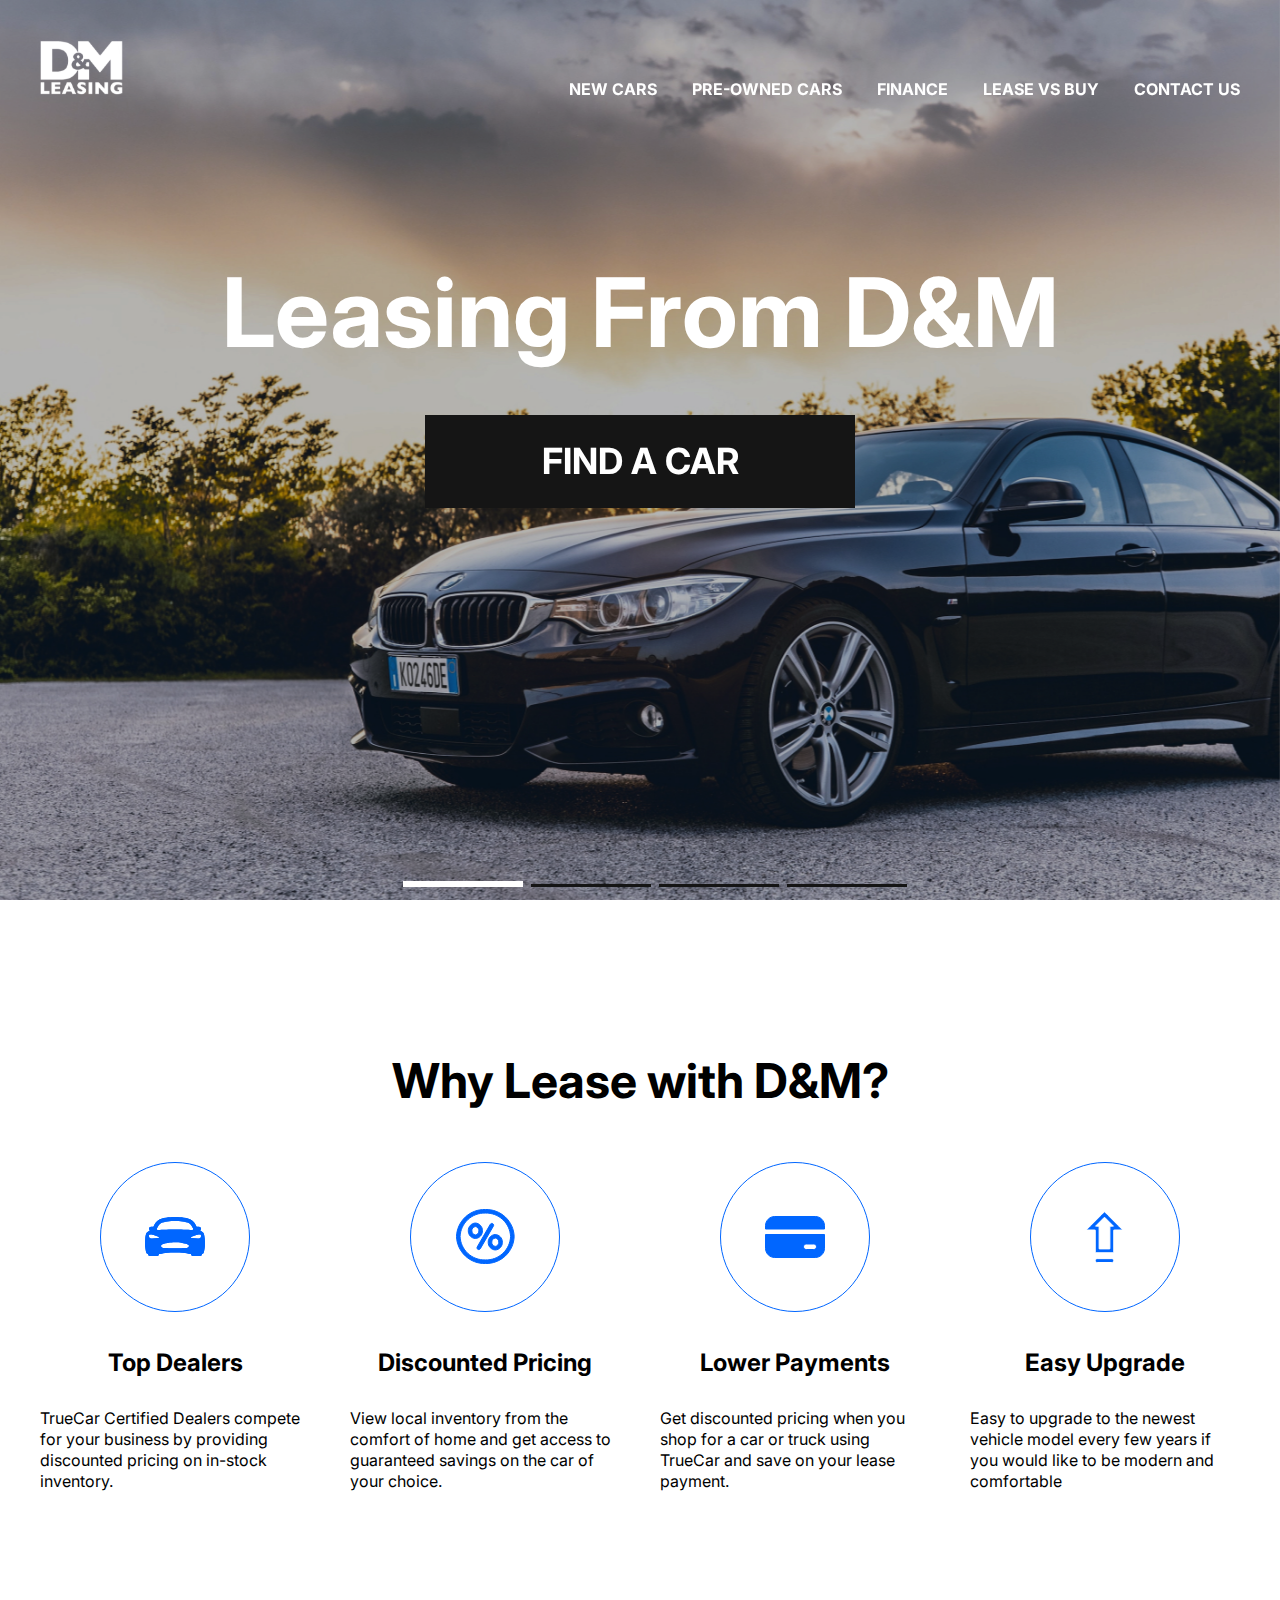
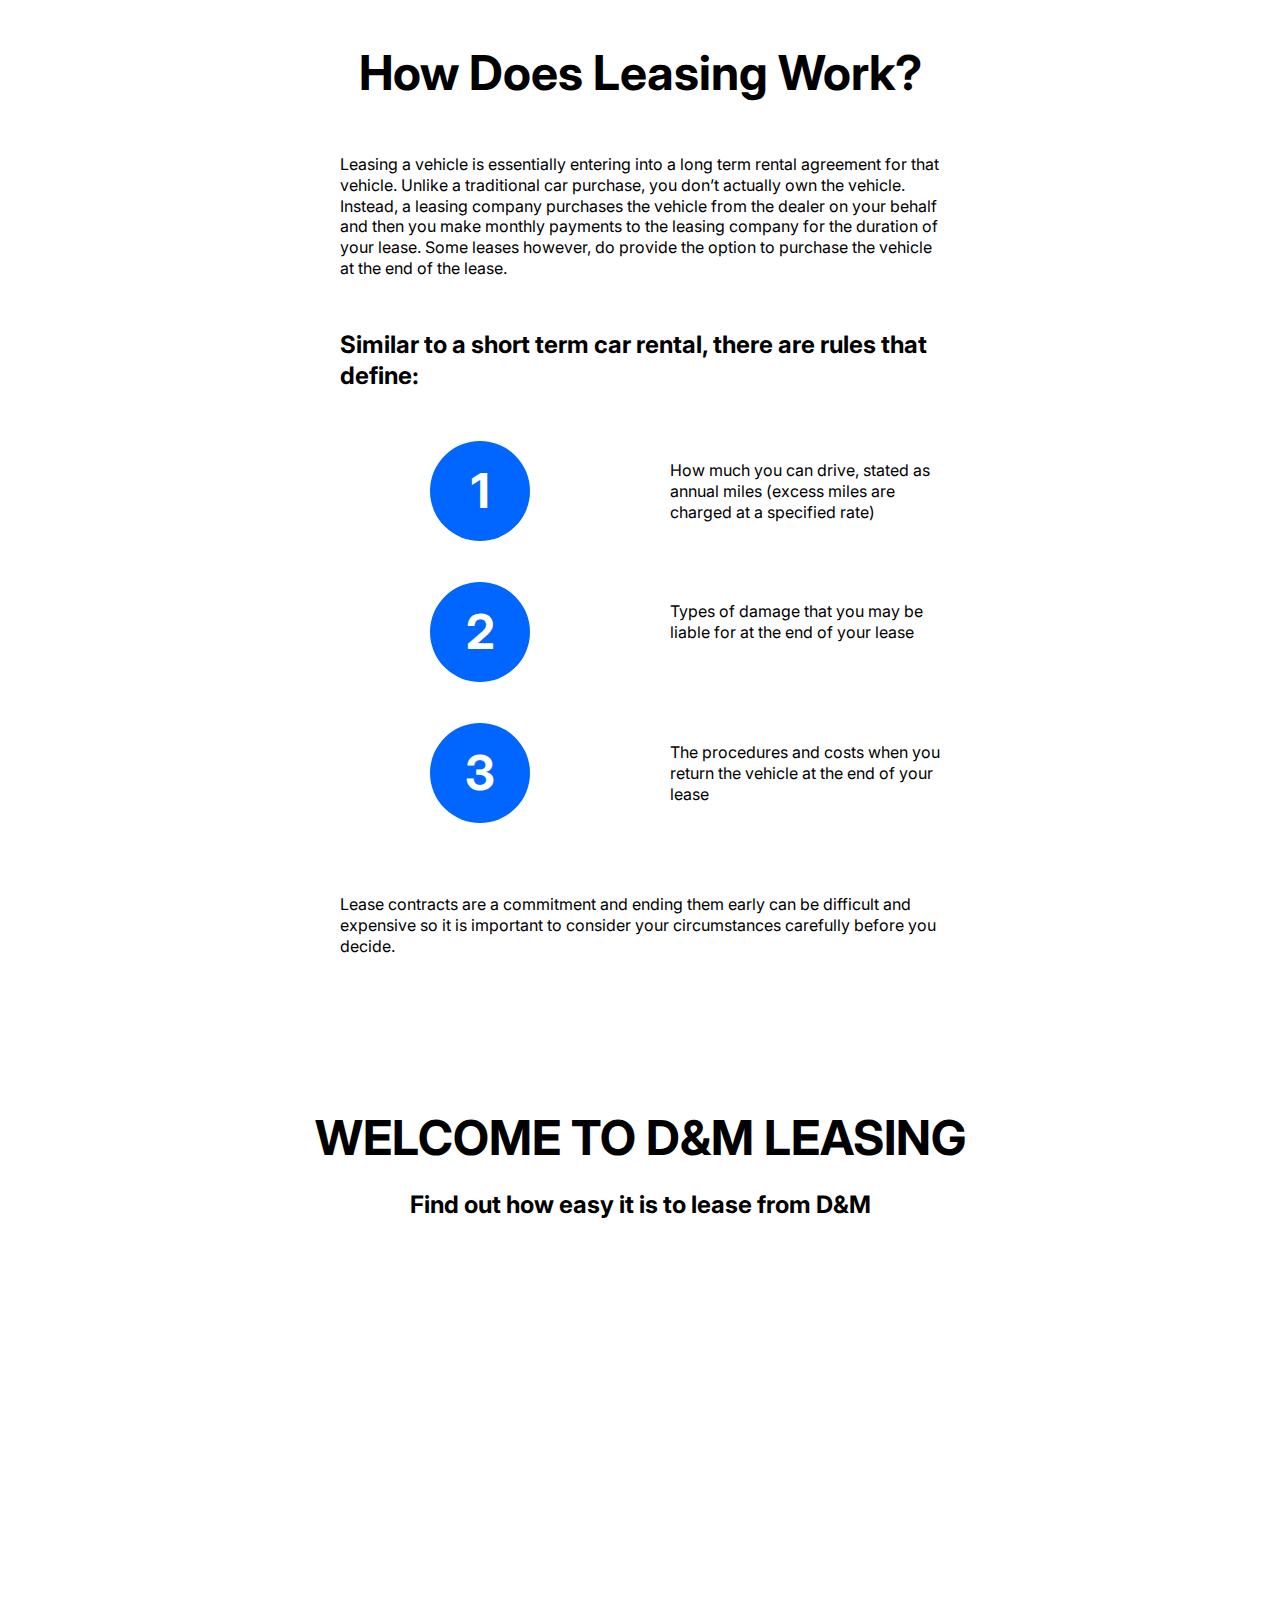
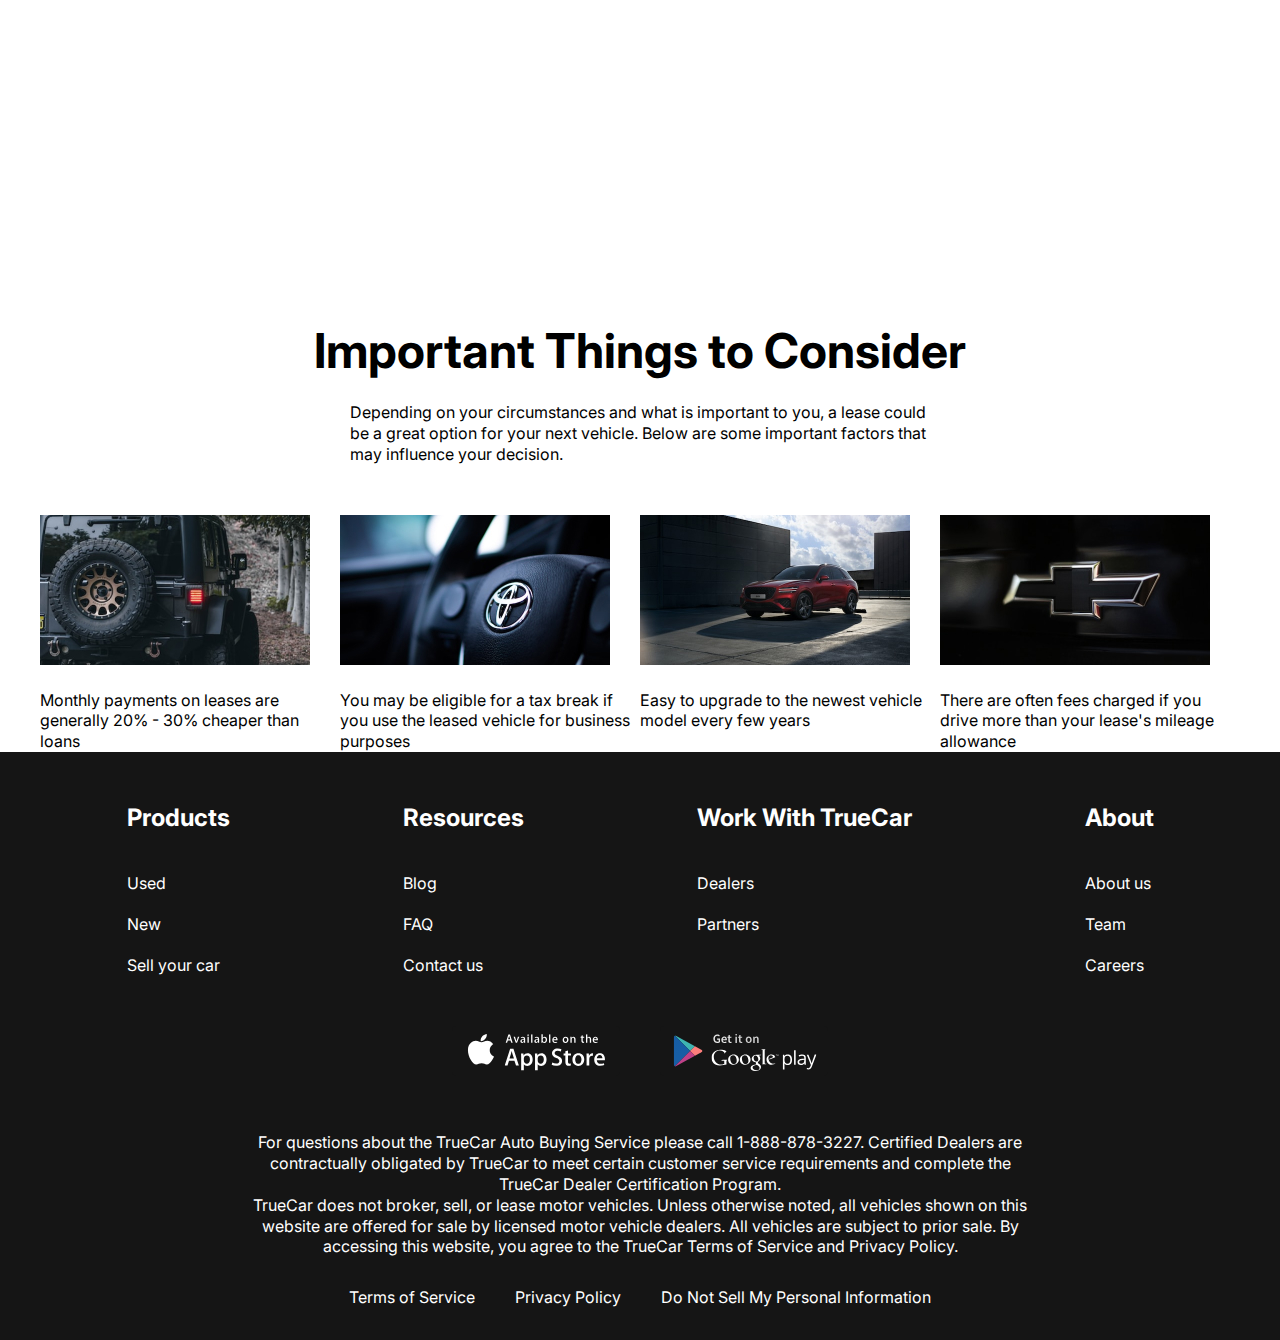
<file: index.html>
<!DOCTYPE html>
<html lang="en">
<head>
    <meta charset="UTF-8">
    <title>Title</title>
    <link rel="preconnect" href="https://fonts.googleapis.com">
    <link rel="preconnect" href="https://fonts.gstatic.com" crossorigin>
    <link href="https://fonts.googleapis.com/css2?family=Inter:wght@400;700&display=swap" rel="stylesheet">
    <link rel="stylesheet" href=" https://cdn.jsdelivr.net/npm/swiper@9/swiper-bundle.min.css" />
    <link rel="stylesheet" href="css/style.css">
</head>
<body>

<div class="wrapper">
    <header class="header header-main">
        <div class="container">
            <div class="header__inner">
                <a class="logo" href="index.html">
                    <img class="logo__img" src="images/logo.svg" alt="">
                </a>
                <nav class="menu">
                    <ul class="menu__list">
                        <li class="menu__list-item">
                            <a class="menu__list-link" href="new-cars.html">NEW CARS</a>
                        </li>
                        <li class="menu__list-item">
                            <a class="menu__list-link" href="#">PRE-OWNED CARS</a>
                        </li>
                        <li class="menu__list-item">
                            <a class="menu__list-link" href="#">FINANCE</a>
                        </li>
                        <li class="menu__list-item">
                            <a class="menu__list-link" href="#">LEASE VS BUY</a>
                        </li>
                        <li class="menu__list-item">
                            <a class="menu__list-link" href="contacts.html">CONTACT US</a>
                        </li>
                    </ul>
                </nav>
            </div>
        </div>
    </header>
    <main class="main">
     <section class="top">
         <div class="container">
             <h1 class="title">
                 Leasing From D&M
             </h1>
             <a href="new-cars.html" class="top__link">
                 FIND A CAR
             </a>
         </div>
     </section>
<div class="slider">
<div class="swiper">
    <div class="swiper-wrapper">
        <div class="swiper-slide" style="background-image: url(images/slide-1.jpg);"></div>
        <div class="swiper-slide" style="background-image: url(images/slide-2.jpg);"></div>
        <div class="swiper-slide" style="background-image: url(images/slide-1.jpg);"></div>
        <div class="swiper-slide" style="background-image: url(images/slide-2.jpg);"></div>
    </div>
    <div class="swiper-pagination"></div>
</div>
</div>
        <section class="why-liase">
            <div class="container">
                <h2 class="section-title">
                    Why Lease with D&M?
                </h2>
                <ul class="why-liase__list">
                    <li class="why-liase__item">
                        <img class="why-liase__item-img" src="images/why-liase-1.svg" alt="">
                        <h3 class="why-liase__item-title">
                            Top Dealers
                        </h3>
                        <p class="why-liase__item-text">
                            TrueCar Certified Dealers compete for your business by providing discounted pricing on in-stock inventory.
                        </p>
                    </li>
                    <li class="why-liase__item">
                        <img class="why-liase__item-img" src="images/why-liase-2.svg" alt="">
                        <h3 class="why-liase__item-title">
                            Discounted Pricing
                        </h3>
                        <p class="why-liase__item-text">
                            View local inventory from the comfort of home and get access to guaranteed savings on the car of your choice.
                        </p>
                    </li>
                    <li class="why-liase__item">
                        <img class="why-liase__item-img" src="images/why-liase-3.svg" alt="">
                        <h3 class="why-liase__item-title">
                            Lower Payments
                        </h3>
                        <p class="why-liase__item-text">
                            Get discounted pricing when you shop for a car or truck using TrueCar and save on your lease payment.
                        </p>
                    </li>
                    <li class="why-liase__item">
                        <img class="why-liase__item-img" src="images/why-liase-4.svg" alt="">
                        <h3 class="why-liase__item-title">
                            Easy Upgrade
                        </h3>
                        <p class="why-liase__item-text">
                            Easy to upgrade to the newest vehicle model every few years if you would like to be modern and comfortable
                        </p>
                    </li>
                </ul>

            </div>
        </section>
        <section class="how-does">
            <div class="container">
                <div class="how-does__inner">
                    <h2 class="section-title">
                        How Does Leasing Work?
                    </h2>
                    <p class="how-does__text">
                        Leasing a vehicle is essentially entering into a long term rental agreement for that vehicle. Unlike a traditional car purchase, you don’t actually own the vehicle. Instead, a leasing company purchases the vehicle from the dealer on your behalf and then you make monthly payments to the leasing company for the duration of your lease. Some leases however, do provide the option to purchase the vehicle at the end of the lease.
                    </p>
                    <h4 class="how__does-title">
                        Similar to a short term car rental, there are rules that define:
                    </h4>
                    <ol class="how__does-list">
                        <li class="how__does-item">
                            How much you can drive, stated as annual miles (excess miles are charged at a specified rate)
                        </li>
                        <li class="how__does-item">
                            Types of damage that you may be liable for at the end of your lease
                        </li>
                        <li class="how__does-item">
                            The procedures and costs when you return the vehicle at the end of your lease
                        </li>
                    </ol>
                    <p class="how-does__text">
                        Lease contracts are a commitment and ending them early can be difficult and expensive so it is important to consider your circumstances carefully before you decide.
                    </p>
                </div>
            </div>
        </section>
        <section class="video">
            <div class="container">
                <h2 class="section-title video__title">
                    WELCOME TO D&M LEASING
                </h2>
                    <p class="video__text">
                        Find out how easy it is to lease from D&M
                    </p>
                <iframe class="video__content" width="1000" height="500" src="https://www.youtube-nocookie.com/embed/lq149gCzkvE" title="YouTube video player" frameborder="0" allow="accelerometer; autoplay; clipboard-write; encrypted-media; gyroscope; picture-in-picture; web-share" allowfullscreen></iframe>
            </div>
        </section>
        <section class="important">
            <div class="container">
                <h2 class="section-title important__title">
                    Important Things to Consider
                </h2>
                <p class="important__text">
                    Depending on your circumstances and what is important to you, a lease could be a great option for your next vehicle. Below are some important factors that may influence your decision.
                </p>
                <ul class="important__list">
                    <li class="important__item">
                        <img class="important__item-img" src="images/imp-1.jpg" alt="">
                        <p class="important__item-text">
                            Monthly payments on leases are generally 20% - 30% cheaper than loans
                        </p>
                    </li>
                    <li class="important__item">
                        <img class="important__item-img" src="images/imp-2.jpg" alt="">
                        <p class="important__item-text">
                            You may be eligible for a tax break if you use the leased vehicle for business purposes
                        </p>
                    </li>
                    <li class="important__item">
                        <img class="important__item-img" src="images/imp-3.jpg" alt="">
                        <p class="important__item-text">
                            Easy to upgrade to the newest vehicle model every few years
                        </p>
                    </li>
                    <li class="important__item">
                        <img class="important__item-img" src="images/imp-4.jpg" alt="">
                        <p class="important__item-text">
                            There are often fees charged if you drive more than your lease's mileage allowance
                        </p>
                    </li>
                </ul>
            </div>
        </section>
    </main>
    <footer class="footer">
        <div class="container">
            <nav class="footer__menu">
                <ul class="footer__menu_list">
                    <li class="footer__menu-item">
                        <p class="footer__menu-title">Products</p>
                    </li>
                    <li class="footer__menu-item">
                        <a href="#" class="footer__menu-link">Used</a>
                    </li>
                    <li class="footer__menu-item">
                        <a href="#" class="footer__menu-link">New</a>
                    </li>
                    <li class="footer__menu-item">
                        <a href="#" class="footer__menu-link">Sell your car</a>
                    </li>
                </ul>
                <ul class="footer__menu_list">
                    <li class="footer__menu-item">
                        <p class="footer__menu-title">Resources</p>
                    </li>
                    <li class="footer__menu-item">
                        <a href="#" class="footer__menu-link">Blog</a>
                    </li>
                    <li class="footer__menu-item">
                        <a href="#" class="footer__menu-link">FAQ</a>
                    </li>
                    <li class="footer__menu-item">
                        <a href="#" class="footer__menu-link">Contact us</a>
                    </li>
                </ul>
                <ul class="footer__menu_list">
                    <li class="footer__menu-item">
                        <p class="footer__menu-title">Work With TrueCar</p>
                    </li>
                    <li class="footer__menu-item">
                        <a href="#" class="footer__menu-link">Dealers</a>
                    </li>
                    <li class="footer__menu-item">
                        <a href="#" class="footer__menu-link">Partners</a>
                    </li>
                </ul>
                <ul class="footer__menu_list">
                    <li class="footer__menu-item">
                        <p class="footer__menu-title">About</p>
                    </li>
                    <li class="footer__menu-item">
                        <a href="#" class="footer__menu-link">About us</a>
                    </li>
                    <li class="footer__menu-item">
                        <a href="#" class="footer__menu-link">Team</a>
                    </li>
                    <li class="footer__menu-item">
                        <a href="#" class="footer__menu-link">Careers</a>
                    </li>
                </ul>
            </nav>
            <ul class="app">
               <li class="app__item">
                   <a class="app__item-link" href="#">
                       <img class="app__item" src="images/appstore.svg" alt="">
                   </a>
               </li>
                <li class="app__item">
                   <a class="app__item-link" href="#">
                       <img class="app__item" src="images/googleplay.svg" alt="">
                   </a>
               </li>
            </ul>
            <div class="footer__copy">
                <p class="footer__copy-text">
                    For questions about the TrueCar Auto Buying Service please call 1-888-878-3227.
                    Certified Dealers are contractually obligated by TrueCar to meet certain customer service requirements and complete the TrueCar Dealer Certification Program.
                </p>
                <p class="footer__copy-text">
                    TrueCar does not broker, sell, or lease motor vehicles. Unless otherwise noted, all vehicles shown on this website are offered for sale by licensed motor vehicle dealers. All vehicles are subject to prior sale. By accessing this website, you agree to the TrueCar Terms of Service and Privacy Policy.
                </p>
            </div>
            <nav class="copy__nav">
                <ul class="copy__nav-list">
                    <li class="copy__nav-item"><a href="#" class="copy__nav_link">Terms of Service</a>
                    </li>
                    <li class="copy__nav-item"><a href="#" class="copy__nav_link">Privacy Policy</a>
                    </li>
                    <li class="copy__nav-item"><a href="#" class="copy__nav_link">Do Not Sell My Personal Information</a>
                    </li>
                </ul>
            </nav>
        </div>
    </footer>
</div>




<script src=" https://cdn.jsdelivr.net/npm/swiper@9/swiper-bundle.min.js"></script>
<script src="js/main.js"></script>
</body>
</html>
</file>
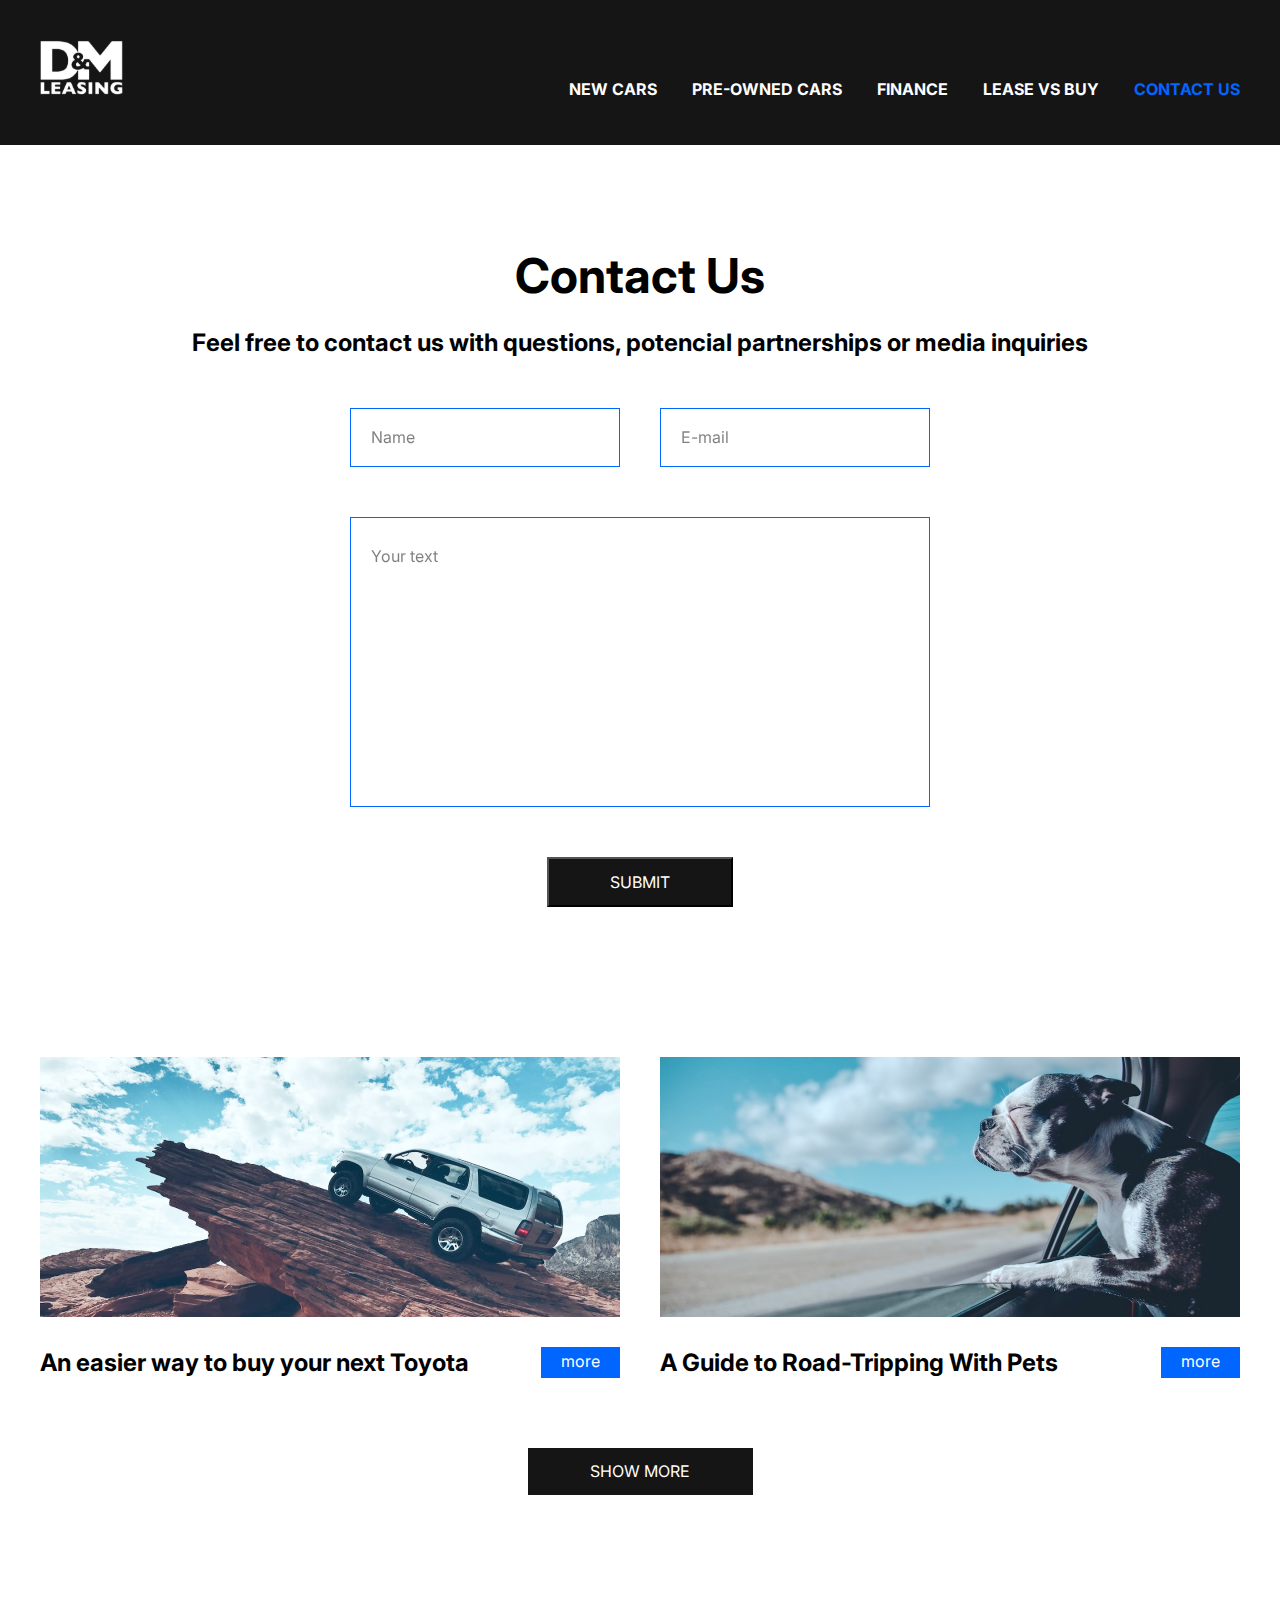
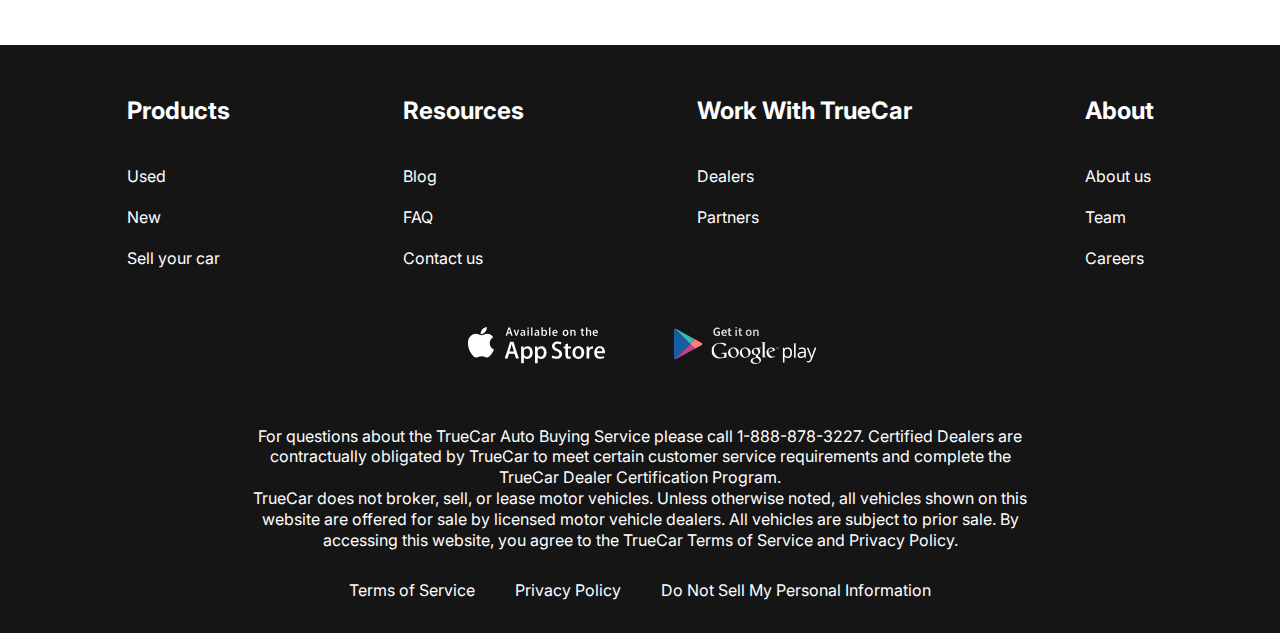
<file: contacts.html>
<!DOCTYPE html>
<html lang="en">
<head>
    <meta charset="UTF-8">
    <title>Title</title>
    <link rel="preconnect" href="https://fonts.googleapis.com">
    <link rel="preconnect" href="https://fonts.gstatic.com" crossorigin>
    <link href="https://fonts.googleapis.com/css2?family=Inter:wght@400;700&display=swap" rel="stylesheet">
    <link rel="stylesheet" href="css/style.css">
</head>
<body>

<div class="wrapper">
    <header class="header">
        <div class="container">
            <div class="header__inner">
                <a class="logo" href="index.html">
                    <img class="logo__img" src="images/logo.svg" alt="">
                </a>
                <nav class="menu">
                    <ul class="menu__list">
                        <li class="menu__list-item">
                            <a class="menu__list-link" href="new-cars.html">NEW CARS</a>
                        </li>
                        <li class="menu__list-item">
                            <a class="menu__list-link" href="#">PRE-OWNED CARS</a>
                        </li>
                        <li class="menu__list-item">
                            <a class="menu__list-link" href="#">FINANCE</a>
                        </li>
                        <li class="menu__list-item">
                            <a class="menu__list-link" href="#">LEASE VS BUY</a>
                        </li>
                        <li class="menu__list-item">
                            <a class="menu__list-link menu__list-link--active" href="#">CONTACT US</a>
                        </li>
                    </ul>
                </nav>
            </div>
        </div>
    </header>
    <main class="main">
<section class="contacts">
    <div class="container">
        <h2 class="section-title contacts__title">Contact Us</h2>
        <p class="contacts__text">
            Feel free to contact us with questions, potencial partnerships or media inquiries
        </p>
        <form action="#" class="form">
            <input type="text" placeholder="Name" class="form__input">
            <input type="email" placeholder="E-mail" class="form__input">
            <textarea class="form__textarea" placeholder="Your text"></textarea>
            <button class="form__btn" type="submit">SUBMIT</button>
        </form>
    </div>
</section>
        <section class="blog">
            <div class="container">
                <div class="blog__items">
                    <div class="blog__item">
                    <img src="images/blog-1.jpg" alt="" class="blog__item-img">
                     <h4 class="blog__item-title">An easier way to buy your next Toyota</h4>
                    <a href="" class="blog__item-link">more</a>
                    </div>
                    <div class="blog__item">
                    <img src="images/blog-2.jpg" alt="" class="blog__item-img">
                     <h4 class="blog__item-title">A Guide to Road-Tripping With Pets</h4>
                    <a href="" class="blog__item-link">more</a>
                    </div>
                </div>
                <a href="#" class="showmore-link">SHOW MORE</a>
            </div>
        </section>
    </main>
    <footer class="footer">
        <div class="container">
            <nav class="footer__menu">
                <ul class="footer__menu_list">
                    <li class="footer__menu-item">
                        <p class="footer__menu-title">Products</p>
                    </li>
                    <li class="footer__menu-item">
                        <a href="#" class="footer__menu-link">Used</a>
                    </li>
                    <li class="footer__menu-item">
                        <a href="#" class="footer__menu-link">New</a>
                    </li>
                    <li class="footer__menu-item">
                        <a href="#" class="footer__menu-link">Sell your car</a>
                    </li>
                </ul>
                <ul class="footer__menu_list">
                    <li class="footer__menu-item">
                        <p class="footer__menu-title">Resources</p>
                    </li>
                    <li class="footer__menu-item">
                        <a href="#" class="footer__menu-link">Blog</a>
                    </li>
                    <li class="footer__menu-item">
                        <a href="#" class="footer__menu-link">FAQ</a>
                    </li>
                    <li class="footer__menu-item">
                        <a href="#" class="footer__menu-link">Contact us</a>
                    </li>
                </ul>
                <ul class="footer__menu_list">
                    <li class="footer__menu-item">
                        <p class="footer__menu-title">Work With TrueCar</p>
                    </li>
                    <li class="footer__menu-item">
                        <a href="#" class="footer__menu-link">Dealers</a>
                    </li>
                    <li class="footer__menu-item">
                        <a href="#" class="footer__menu-link">Partners</a>
                    </li>
                </ul>
                <ul class="footer__menu_list">
                    <li class="footer__menu-item">
                        <p class="footer__menu-title">About</p>
                    </li>
                    <li class="footer__menu-item">
                        <a href="#" class="footer__menu-link">About us</a>
                    </li>
                    <li class="footer__menu-item">
                        <a href="#" class="footer__menu-link">Team</a>
                    </li>
                    <li class="footer__menu-item">
                        <a href="#" class="footer__menu-link">Careers</a>
                    </li>
                </ul>
            </nav>
            <ul class="app">
               <li class="app__item">
                   <a class="app__item-link" href="#">
                       <img class="app__item" src="images/appstore.svg" alt="">
                   </a>
               </li>
                <li class="app__item">
                   <a class="app__item-link" href="#">
                       <img class="app__item" src="images/googleplay.svg" alt="">
                   </a>
               </li>
            </ul>
            <div class="footer__copy">
                <p class="footer__copy-text">
                    For questions about the TrueCar Auto Buying Service please call 1-888-878-3227.
                    Certified Dealers are contractually obligated by TrueCar to meet certain customer service requirements and complete the TrueCar Dealer Certification Program.
                </p>
                <p class="footer__copy-text">
                    TrueCar does not broker, sell, or lease motor vehicles. Unless otherwise noted, all vehicles shown on this website are offered for sale by licensed motor vehicle dealers. All vehicles are subject to prior sale. By accessing this website, you agree to the TrueCar Terms of Service and Privacy Policy.
                </p>
            </div>
            <nav class="copy__nav">
                <ul class="copy__nav-list">
                    <li class="copy__nav-item"><a href="#" class="copy__nav_link">Terms of Service</a>
                    </li>
                    <li class="copy__nav-item"><a href="#" class="copy__nav_link">Privacy Policy</a>
                    </li>
                    <li class="copy__nav-item"><a href="#" class="copy__nav_link">Do Not Sell My Personal Information</a>
                    </li>
                </ul>
            </nav>
        </div>
    </footer>
</div>

</body>
</html>
</file>
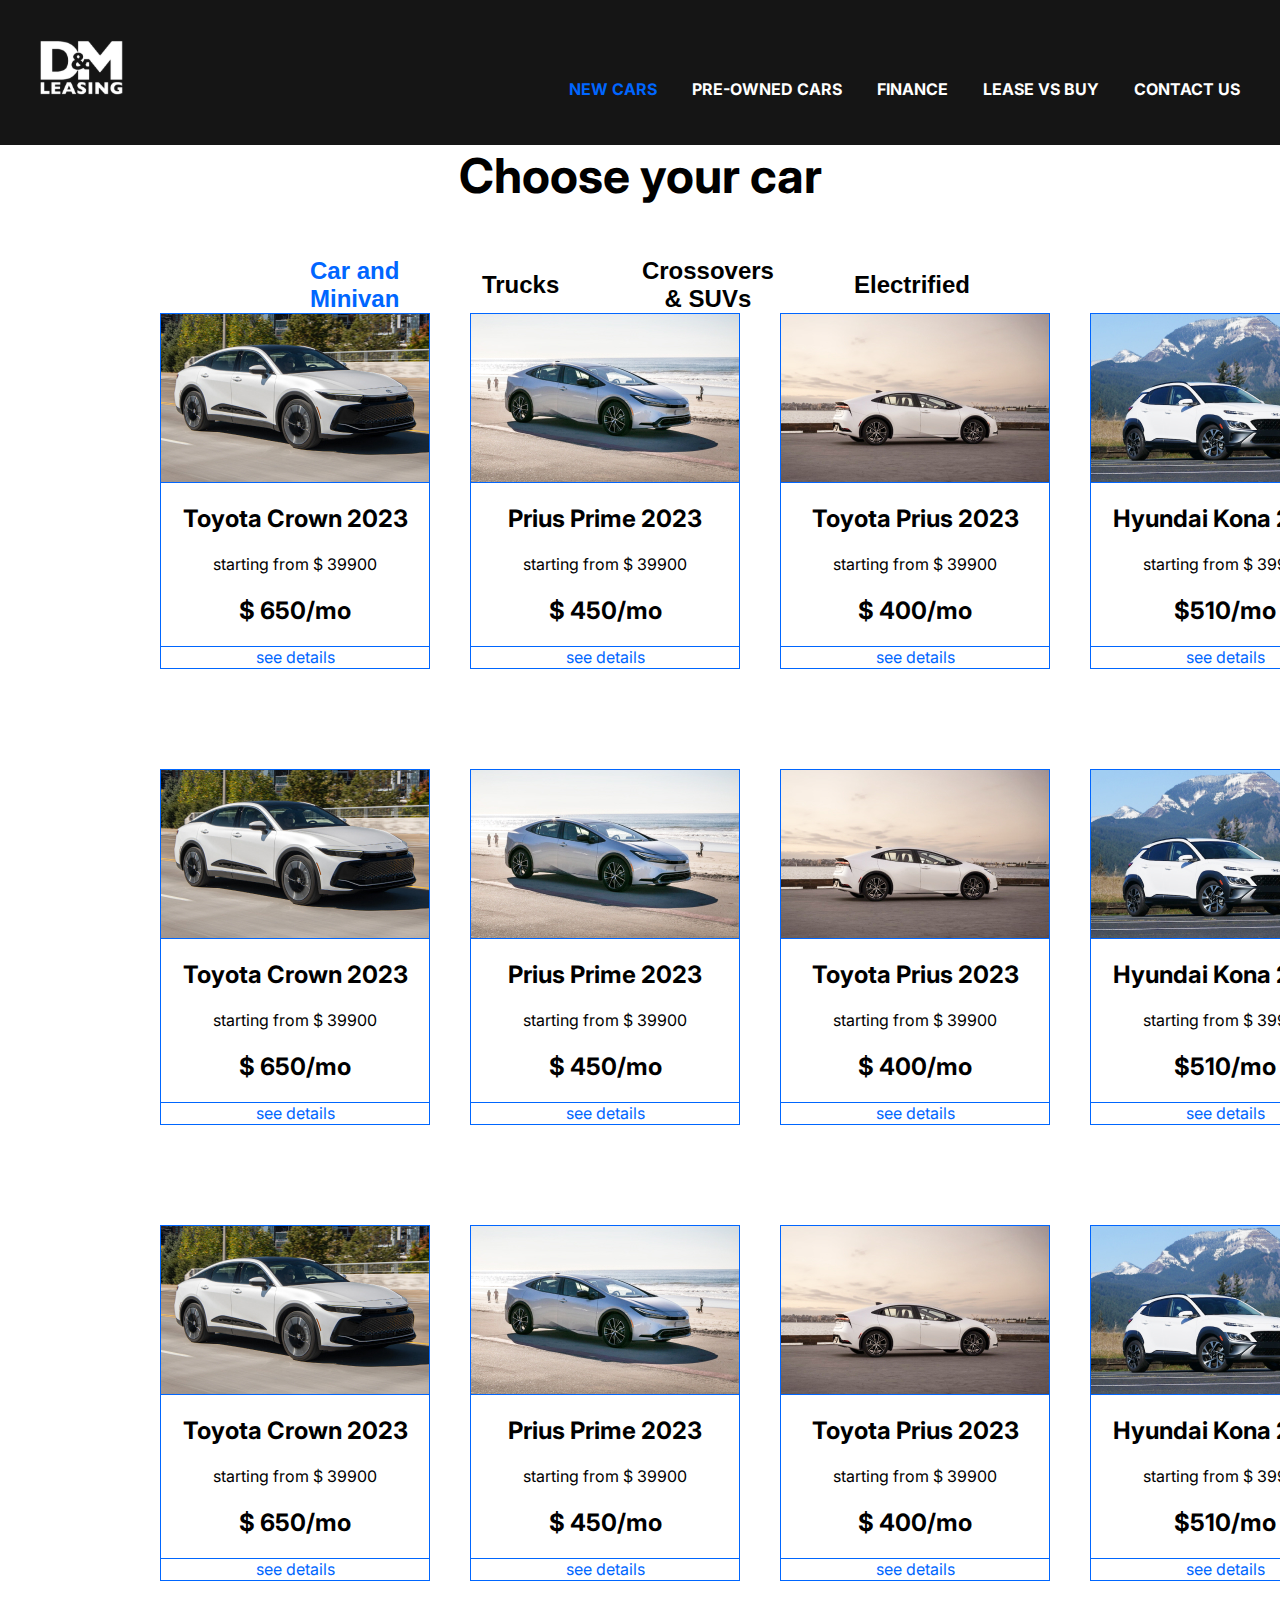
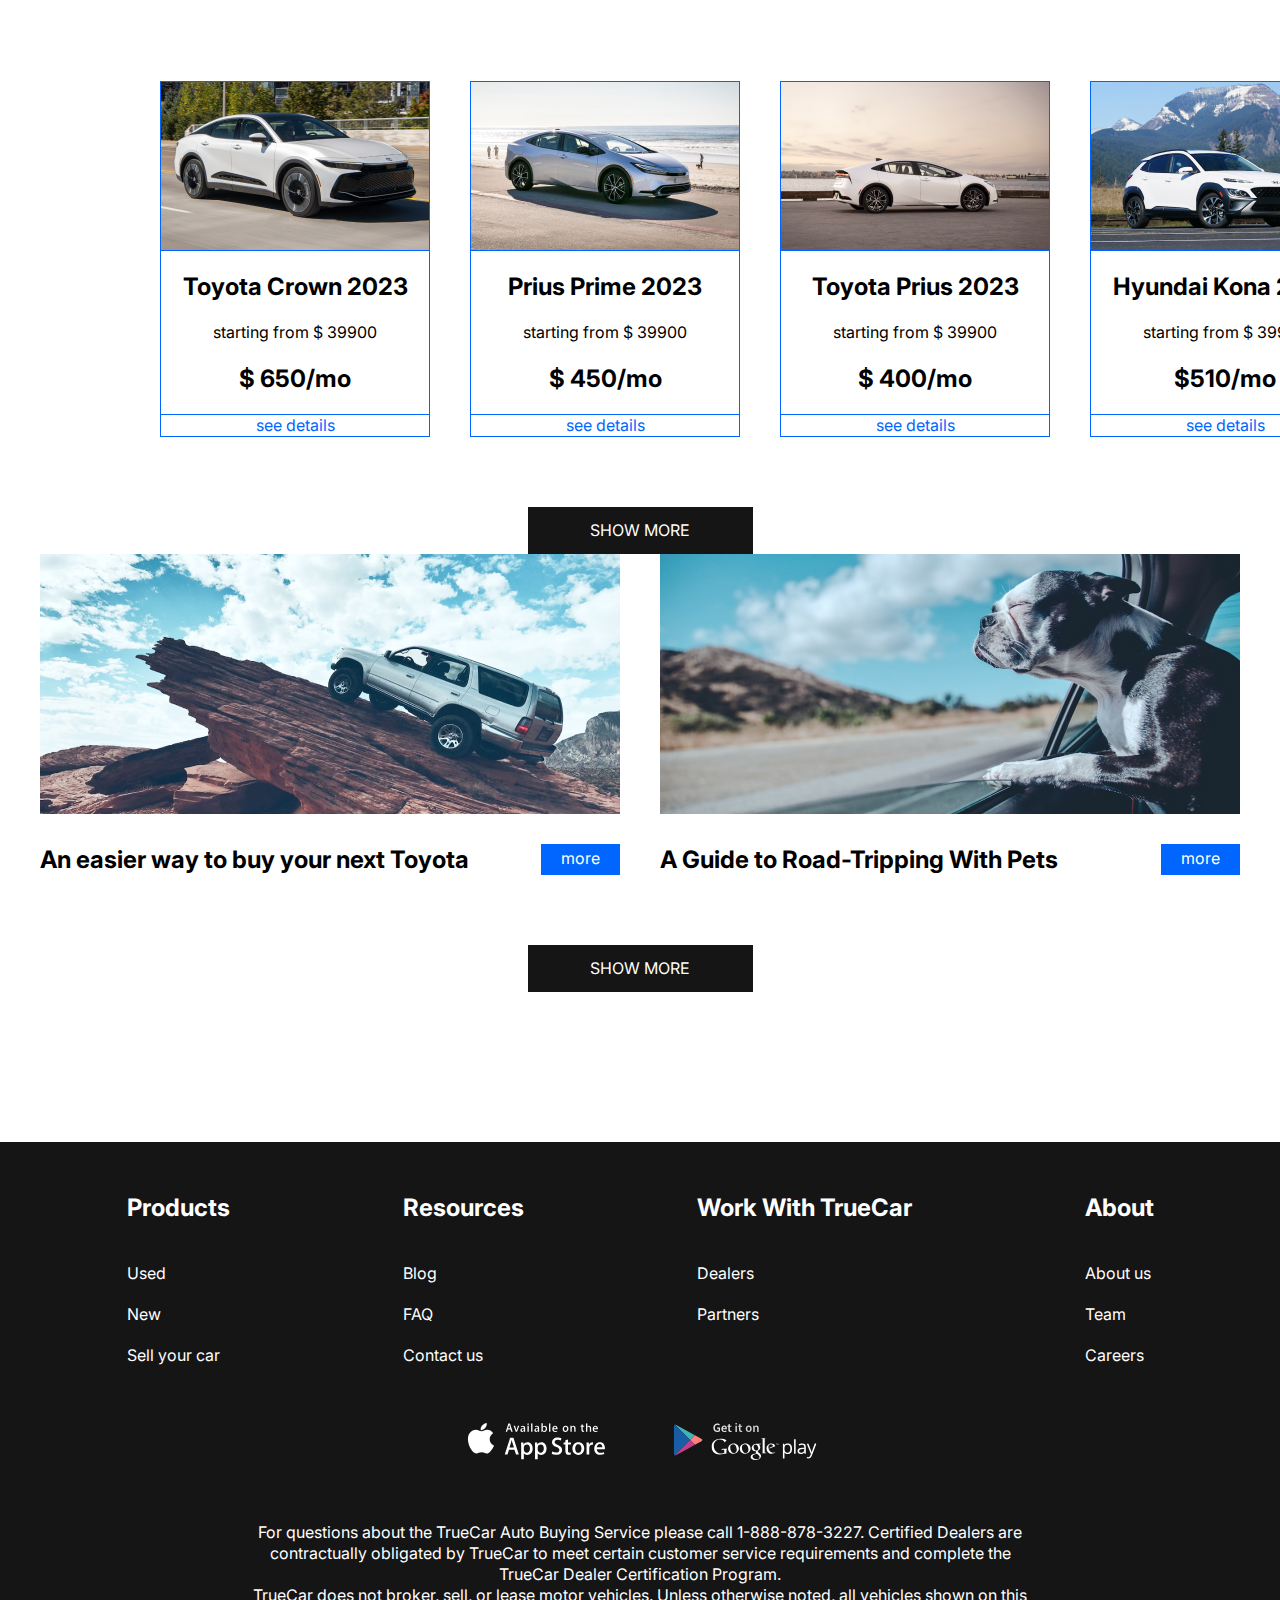
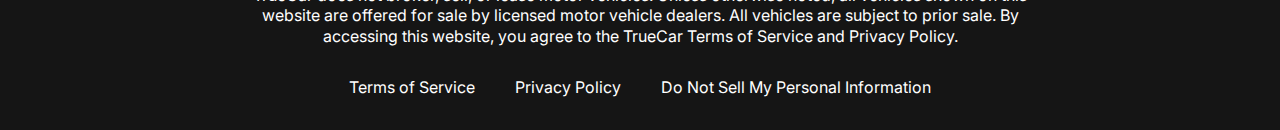
<file: new-cars.html>
<!DOCTYPE html>
<html lang="en">
<head>
    <meta charset="UTF-8">
    <title>Title</title>
    <link rel="preconnect" href="https://fonts.googleapis.com">
    <link rel="preconnect" href="https://fonts.gstatic.com" crossorigin>
    <link href="https://fonts.googleapis.com/css2?family=Inter:wght@400;700&display=swap" rel="stylesheet">
    <link rel="stylesheet" href="css/style.css">
</head>
<body>

<div class="wrapper">
    <header class="header">
        <div class="container">
            <div class="header__inner">
                <a class="logo" href="index.html">
                    <img class="logo__img" src="images/logo.svg" alt="">
                </a>
                <nav class="menu">
                    <ul class="menu__list">
                        <li class="menu__list-item">
                            <a class="menu__list-link menu__list-link--active" href="#">NEW CARS</a>
                        </li>
                        <li class="menu__list-item">
                            <a class="menu__list-link" href="#">PRE-OWNED CARS</a>
                        </li>
                        <li class="menu__list-item">
                            <a class="menu__list-link" href="#">FINANCE</a>
                        </li>
                        <li class="menu__list-item">
                            <a class="menu__list-link" href="#">LEASE VS BUY</a>
                        </li>
                        <li class="menu__list-item">
                            <a class="menu__list-link" href="contacts.html">CONTACT US</a>
                        </li>
                    </ul>
                </nav>
            </div>
        </div>
    </header>
    <main class="main">

        <section class="choose">
            <div class="container">
                <h2 class="section-title">
                    Choose your car
                </h2>
                <div class="tabs">
                    <div class="tabs__btn">
                        <button class="tabs__btn-item tabs__btn-item--active" data-button="content-1">Car and Minivan</button>
                        <button class="tabs__btn-item" data-button="content-2">Trucks</button>
                        <button class="tabs__btn-item" data-button="content-3">Crossovers & SUVs</button>
                        <button class="tabs__btn-item" data-button="content-4">Electrified</button>
                    </div>
                    <div class="tabs__content">
                        <div class="tabs__content-item tabs__content-item--active" id="content-1">
                            <div class="card">
                                <img class="card__img" src="images/card-1.jpg" alt="">
                                <div class="card__content">
                                <h4 class="card__title">Toyota Crown 2023</h4>
                                <p class="card__text">starting from $ 39900</p>
                                <p class="card__price">$ 650/mo</p>
                                </div>
                                <a href="#" class="card__link">see details</a>
                            </div>
                            <div class="card">
                                <img class="card__img" src="images/card-2.jpg" alt="">
                                <div class="card__content">
                                <h4 class="card__title">Prius Prime 2023</h4>
                                <p class="card__text">starting from $ 39900</p>
                                <p class="card__price"> $ 450/mo</p>
                                </div>
                                <a href="#" class="card__link">see details</a>
                            </div>
                            <div class="card">
                                <img class="card__img" src="images/card-3.jpg" alt="">
                                <div class="card__content">
                                <h4 class="card__title">Toyota Prius 2023</h4>
                                <p class="card__text">starting from $ 39900</p>
                                <p class="card__price"> $ 400/mo</p>
                                </div>
                                <a href="#" class="card__link">see details</a>
                            </div>
                            <div class="card">
                                <img class="card__img" src="images/card-4.jpg" alt="">
                                <div class="card__content">
                                <h4 class="card__title">Hyundai Kona 2023</h4>
                                <p class="card__text">starting from $ 39900</p>
                                <p class="card__price">$510/mo</p>
                                </div>
                                <a href="#" class="card__link">see details</a>
                            </div>
                            <div class="card">
                                <img class="card__img" src="images/card-1.jpg" alt="">
                                <div class="card__content">
                                    <h4 class="card__title">Toyota Crown 2023</h4>
                                    <p class="card__text">starting from $ 39900</p>
                                    <p class="card__price">$ 650/mo</p>
                                </div>
                                <a href="#" class="card__link">see details</a>
                            </div>
                            <div class="card">
                                <img class="card__img" src="images/card-2.jpg" alt="">
                                <div class="card__content">
                                    <h4 class="card__title">Prius Prime 2023</h4>
                                    <p class="card__text">starting from $ 39900</p>
                                    <p class="card__price"> $ 450/mo</p>
                                </div>
                                <a href="#" class="card__link">see details</a>
                            </div>
                            <div class="card">
                                <img class="card__img" src="images/card-3.jpg" alt="">
                                <div class="card__content">
                                    <h4 class="card__title">Toyota Prius 2023</h4>
                                    <p class="card__text">starting from $ 39900</p>
                                    <p class="card__price"> $ 400/mo</p>
                                </div>
                                <a href="#" class="card__link">see details</a>
                            </div>
                            <div class="card">
                                <img class="card__img" src="images/card-4.jpg" alt="">
                                <div class="card__content">
                                    <h4 class="card__title">Hyundai Kona 2023</h4>
                                    <p class="card__text">starting from $ 39900</p>
                                    <p class="card__price">$510/mo</p>
                                </div>
                                    <a href="#" class="card__link">see details</a>
                                </div>
                            <div class="card">
                                <img class="card__img" src="images/card-1.jpg" alt="">
                                <div class="card__content">
                                    <h4 class="card__title">Toyota Crown 2023</h4>
                                    <p class="card__text">starting from $ 39900</p>
                                    <p class="card__price">$ 650/mo</p>
                                </div>
                                <a href="#" class="card__link">see details</a>
                            </div>
                            <div class="card">
                                <img class="card__img" src="images/card-2.jpg" alt="">
                                <div class="card__content">
                                    <h4 class="card__title">Prius Prime 2023</h4>
                                    <p class="card__text">starting from $ 39900</p>
                                    <p class="card__price"> $ 450/mo</p>
                                </div>
                                <a href="#" class="card__link">see details</a>
                            </div>
                            <div class="card">
                                <img class="card__img" src="images/card-3.jpg" alt="">
                                <div class="card__content">
                                    <h4 class="card__title">Toyota Prius 2023</h4>
                                    <p class="card__text">starting from $ 39900</p>
                                    <p class="card__price"> $ 400/mo</p>
                                </div>
                                <a href="#" class="card__link">see details</a>
                            </div>
                            <div class="card">
                                <img class="card__img" src="images/card-4.jpg" alt="">
                                <div class="card__content">
                                    <h4 class="card__title">Hyundai Kona 2023</h4>
                                    <p class="card__text">starting from $ 39900</p>
                                    <p class="card__price">$510/mo</p>
                                </div>
                                <a href="#" class="card__link">see details</a>
                            </div>
                            <div class="card">
                                <img class="card__img" src="images/card-1.jpg" alt="">
                                <div class="card__content">
                                    <h4 class="card__title">Toyota Crown 2023</h4>
                                    <p class="card__text">starting from $ 39900</p>
                                    <p class="card__price">$ 650/mo</p>
                                </div>
                                <a href="#" class="card__link">see details</a>
                            </div>
                            <div class="card">
                                <img class="card__img" src="images/card-2.jpg" alt="">
                                <div class="card__content">
                                    <h4 class="card__title">Prius Prime 2023</h4>
                                    <p class="card__text">starting from $ 39900</p>
                                    <p class="card__price"> $ 450/mo</p>
                                </div>
                                <a href="#" class="card__link">see details</a>
                            </div>
                            <div class="card">
                                <img class="card__img" src="images/card-3.jpg" alt="">
                                <div class="card__content">
                                    <h4 class="card__title">Toyota Prius 2023</h4>
                                    <p class="card__text">starting from $ 39900</p>
                                    <p class="card__price"> $ 400/mo</p>
                                </div>
                                <a href="#" class="card__link">see details</a>
                            </div>
                            <div class="card">
                                <img class="card__img" src="images/card-4.jpg" alt="">
                                <div class="card__content">
                                    <h4 class="card__title">Hyundai Kona 2023</h4>
                                    <p class="card__text">starting from $ 39900</p>
                                    <p class="card__price">$510/mo</p>
                                </div>
                                <a href="#" class="card__link">see details</a>
                            </div>
                        </div>
                        <div class="tabs__content-item" id="content-2">
                            <div class="card">
                                <img class="card__img" src="images/card-1.jpg" alt="">
                                <div class="card__content">
                                    <h4 class="card__title">Toyota Crown 2023</h4>
                                    <p class="card__text">starting from $ 39900</p>
                                    <p class="card__price">$ 650/mo</p>
                                </div>
                                <a href="#" class="card__link">see details</a>
                            </div>
                            <div class="card">
                                <img class="card__img" src="images/card-2.jpg" alt="">
                                <div class="card__content">
                                    <h4 class="card__title">Prius Prime 2023</h4>
                                    <p class="card__text">starting from $ 39900</p>
                                    <p class="card__price"> $ 450/mo</p>
                                </div>
                                <a href="#" class="card__link">see details</a>
                            </div>
                            <div class="card">
                                <img class="card__img" src="images/card-3.jpg" alt="">
                                <div class="card__content">
                                    <h4 class="card__title">Toyota Prius 2023</h4>
                                    <p class="card__text">starting from $ 39900</p>
                                    <p class="card__price"> $ 400/mo</p>
                                </div>
                                <a href="#" class="card__link">see details</a>
                            </div>
                            <div class="card">
                                <img class="card__img" src="images/card-4.jpg" alt="">
                                <div class="card__content">
                                    <h4 class="card__title">Hyundai Kona 2023</h4>
                                    <p class="card__text">starting from $ 39900</p>
                                    <p class="card__price">$510/mo</p>
                                </div>
                                <a href="#" class="card__link">see details</a>
                            </div>
                        </div>
                        <div class="tabs__content-item" id="content-3">
                            <div class="card">
                                <img class="card__img" src="images/card-1.jpg" alt="">
                                <div class="card__content">
                                    <h4 class="card__title">Toyota Crown 2023</h4>
                                    <p class="card__text">starting from $ 39900</p>
                                    <p class="card__price">$ 650/mo</p>
                                </div>
                                <a href="#" class="card__link">see details</a>
                            </div>
                            <div class="card">
                                <img class="card__img" src="images/card-2.jpg" alt="">
                                <div class="card__content">
                                    <h4 class="card__title">Prius Prime 2023</h4>
                                    <p class="card__text">starting from $ 39900</p>
                                    <p class="card__price"> $ 450/mo</p>
                                </div>
                                <a href="#" class="card__link">see details</a>
                            </div>
                            <div class="card">
                                <img class="card__img" src="images/card-3.jpg" alt="">
                                <div class="card__content">
                                    <h4 class="card__title">Toyota Prius 2023</h4>
                                    <p class="card__text">starting from $ 39900</p>
                                    <p class="card__price"> $ 400/mo</p>
                                </div>
                                <a href="#" class="card__link">see details</a>
                            </div>
                            <div class="card">
                                <img class="card__img" src="images/card-4.jpg" alt="">
                                <div class="card__content">
                                    <h4 class="card__title">Hyundai Kona 2023</h4>
                                    <p class="card__text">starting from $ 39900</p>
                                    <p class="card__price">$510/mo</p>
                                </div>
                                <a href="#" class="card__link">see details</a>
                            </div>
                            <div class="card">
                                <img class="card__img" src="images/card-1.jpg" alt="">
                                <div class="card__content">
                                    <h4 class="card__title">Toyota Crown 2023</h4>
                                    <p class="card__text">starting from $ 39900</p>
                                    <p class="card__price">$ 650/mo</p>
                                </div>
                                <a href="#" class="card__link">see details</a>
                            </div>
                            <div class="card">
                                <img class="card__img" src="images/card-2.jpg" alt="">
                                <div class="card__content">
                                    <h4 class="card__title">Prius Prime 2023</h4>
                                    <p class="card__text">starting from $ 39900</p>
                                    <p class="card__price"> $ 450/mo</p>
                                </div>
                                <a href="#" class="card__link">see details</a>
                            </div>
                            <div class="card">
                                <img class="card__img" src="images/card-3.jpg" alt="">
                                <div class="card__content">
                                    <h4 class="card__title">Toyota Prius 2023</h4>
                                    <p class="card__text">starting from $ 39900</p>
                                    <p class="card__price"> $ 400/mo</p>
                                </div>
                                <a href="#" class="card__link">see details</a>
                            </div>
                            <div class="card">
                                <img class="card__img" src="images/card-4.jpg" alt="">
                                <div class="card__content">
                                    <h4 class="card__title">Hyundai Kona 2023</h4>
                                    <p class="card__text">starting from $ 39900</p>
                                    <p class="card__price">$510/mo</p>
                                </div>
                                <a href="#" class="card__link">see details</a>
                            </div>
                        </div>
                        <div class="tabs__content-item" id="content-4">
                            <div class="card">
                                <img class="card__img" src="images/card-1.jpg" alt="">
                                <div class="card__content">
                                    <h4 class="card__title">Toyota Crown 2023</h4>
                                    <p class="card__text">starting from $ 39900</p>
                                    <p class="card__price">$ 650/mo</p>
                                </div>
                                <a href="#" class="card__link">see details</a>
                            </div>
                            <div class="card">
                                <img class="card__img" src="images/card-2.jpg" alt="">
                                <div class="card__content">
                                    <h4 class="card__title">Prius Prime 2023</h4>
                                    <p class="card__text">starting from $ 39900</p>
                                    <p class="card__price"> $ 450/mo</p>
                                </div>
                                <a href="#" class="card__link">see details</a>
                            </div>
                            <div class="card">
                                <img class="card__img" src="images/card-3.jpg" alt="">
                                <div class="card__content">
                                    <h4 class="card__title">Toyota Prius 2023</h4>
                                    <p class="card__text">starting from $ 39900</p>
                                    <p class="card__price"> $ 400/mo</p>
                                </div>
                                <a href="#" class="card__link">see details</a>
                            </div>
                            <div class="card">
                                <img class="card__img" src="images/card-4.jpg" alt="">
                                <div class="card__content">
                                    <h4 class="card__title">Hyundai Kona 2023</h4>
                                    <p class="card__text">starting from $ 39900</p>
                                    <p class="card__price">$510/mo</p>
                                </div>
                                <a href="#" class="card__link">see details</a>
                            </div>
                        </div>
                    </div>
                </div>
                <a href="#" class="showmore-link">SHOW MORE</a>
            </div>
        </section>

        <section class="blog">
            <div class="container">
                <div class="blog__items">
                    <div class="blog__item">
                        <img src="images/blog-1.jpg" alt="" class="blog__item-img">
                        <h4 class="blog__item-title">An easier way to buy your next Toyota</h4>
                        <a href="" class="blog__item-link">more</a>
                    </div>
                    <div class="blog__item">
                        <img src="images/blog-2.jpg" alt="" class="blog__item-img">
                        <h4 class="blog__item-title">A Guide to Road-Tripping With Pets</h4>
                        <a href="" class="blog__item-link">more</a>
                    </div>
                </div>
                <a href="#" class="showmore-link">SHOW MORE</a>
            </div>
        </section>
    </main>
    <footer class="footer">
        <div class="container">
            <nav class="footer__menu">
                <ul class="footer__menu_list">
                    <li class="footer__menu-item">
                        <p class="footer__menu-title">Products</p>
                    </li>
                    <li class="footer__menu-item">
                        <a href="#" class="footer__menu-link">Used</a>
                    </li>
                    <li class="footer__menu-item">
                        <a href="#" class="footer__menu-link">New</a>
                    </li>
                    <li class="footer__menu-item">
                        <a href="#" class="footer__menu-link">Sell your car</a>
                    </li>
                </ul>
                <ul class="footer__menu_list">
                    <li class="footer__menu-item">
                        <p class="footer__menu-title">Resources</p>
                    </li>
                    <li class="footer__menu-item">
                        <a href="#" class="footer__menu-link">Blog</a>
                    </li>
                    <li class="footer__menu-item">
                        <a href="#" class="footer__menu-link">FAQ</a>
                    </li>
                    <li class="footer__menu-item">
                        <a href="#" class="footer__menu-link">Contact us</a>
                    </li>
                </ul>
                <ul class="footer__menu_list">
                    <li class="footer__menu-item">
                        <p class="footer__menu-title">Work With TrueCar</p>
                    </li>
                    <li class="footer__menu-item">
                        <a href="#" class="footer__menu-link">Dealers</a>
                    </li>
                    <li class="footer__menu-item">
                        <a href="#" class="footer__menu-link">Partners</a>
                    </li>
                </ul>
                <ul class="footer__menu_list">
                    <li class="footer__menu-item">
                        <p class="footer__menu-title">About</p>
                    </li>
                    <li class="footer__menu-item">
                        <a href="#" class="footer__menu-link">About us</a>
                    </li>
                    <li class="footer__menu-item">
                        <a href="#" class="footer__menu-link">Team</a>
                    </li>
                    <li class="footer__menu-item">
                        <a href="#" class="footer__menu-link">Careers</a>
                    </li>
                </ul>
            </nav>
            <ul class="app">
                <li class="app__item">
                    <a class="app__item-link" href="#">
                        <img class="app__item" src="images/appstore.svg" alt="">
                    </a>
                </li>
                <li class="app__item">
                    <a class="app__item-link" href="#">
                        <img class="app__item" src="images/googleplay.svg" alt="">
                    </a>
                </li>
            </ul>
            <div class="footer__copy">
                <p class="footer__copy-text">
                    For questions about the TrueCar Auto Buying Service please call 1-888-878-3227.
                    Certified Dealers are contractually obligated by TrueCar to meet certain customer service
                    requirements and complete the TrueCar Dealer Certification Program.
                </p>
                <p class="footer__copy-text">
                    TrueCar does not broker, sell, or lease motor vehicles. Unless otherwise noted, all vehicles shown
                    on this website are offered for sale by licensed motor vehicle dealers. All vehicles are subject to
                    prior sale. By accessing this website, you agree to the TrueCar Terms of Service and Privacy Policy.
                </p>
            </div>
            <nav class="copy__nav">
                <ul class="copy__nav-list">
                    <li class="copy__nav-item"><a href="#" class="copy__nav_link">Terms of Service</a>
                    </li>
                    <li class="copy__nav-item"><a href="#" class="copy__nav_link">Privacy Policy</a>
                    </li>
                    <li class="copy__nav-item"><a href="#" class="copy__nav_link">Do Not Sell My Personal
                        Information</a>
                    </li>
                </ul>
            </nav>
        </div>
    </footer>
</div>
<script src="js/main.js"></script>
</body>
</html>
</file>
<file: css/style.css>
html {
    box-sizing: border-box;
}

*, *::after, *::before {
    box-sizing: inherit;
    margin: 0;
    padding: 0;
}

html,
body {
    height: 100%;
}

ul {
    list-style-type: none;
}

a {
    text-decoration: none;
    color: inherit;
}

.section-title{
    margin-bottom: 50px;
    font-size: 48px;
    font-weight: 700;
    text-align: center;
}

.wrapper {
    min-height: 100%;
    display: flex;
    flex-direction: column;
}

.container {
    max-width: 1220px;
    margin: 0 auto;
    padding: 0 10px;
}

body {
    font-family: 'Inter', sans-serif;
    font-size: 16px;
    font-weight: 400;
    line-height: 1.3;
}

.header {
    background-color: #151515;
}

.header-main {
    background-color: transparent;
    position: absolute;
    z-index: 10;
    left: 0;
    right: 0;
}

.header__inner {
    padding-top: 40px;
    padding-bottom: 45px;
    display: flex;
    justify-content: space-between;
    align-items: flex-end;
}

.menu__list {
    display: flex;
    gap: 35px;
}

.menu__list-link {
    color: #fff;
    text-transform: uppercase;
    font-weight: 700;
}

.menu__list-link--active{
    color: #0066FF;
}

.footer {
    background-color: #151515;
    padding: 50px 0 32px;
    color: #fff;
}

.footer__menu {
    display: flex;
    justify-content: space-around;
    margin-bottom: 50px;
}

.footer__menu-list {
    max-width: 250px;
}

.footer__menu-title {
    font-size: 24px;
    font-weight: 700;
    padding-bottom: 20px;
}

.footer__menu-item + .footer__menu-item {
    padding-top: 20px;
}

.app {
    display: flex;
    justify-content: center;
    gap: 40px;
    margin-bottom: 52px;
}

.footer__copy {
    max-width: 800px;
    margin: 0 auto 30px;
    text-align: center;
}

.copy__nav-list {
    display: flex;
    justify-content: center;
    gap: 40px;
}

.main {
    flex-grow: 1;
}

.top{
    color:#fff;
    text-align: center;
    padding-top: 250px;
    padding-bottom: 50px;
    position: absolute;
    z-index: 5;
    left: 0;
    right: 0;
}

.title{
    padding-bottom: 40px;
    font-size: 96px;
    font-weight: 700;

}

.top__link{
    background-color: #151515;
    padding: 23px;
    max-width: 430px;
    width: 100%;
    display: inline-block;
    text-transform: uppercase;
    font-size: 36px;
    font-weight: 700;
}

.swiper::after{
    content: '';
    background: rgba(21,21,21,.3);
    position: absolute;
    z-index: 5;
    left: 0;
    right: 0;
    bottom: 0;
    top: 0;
}

.swiper-slide{
    background-repeat: no-repeat;
    background-size: cover;
    background-position: center 0;
    height: 100vh;
}

.swiper-pagination-bullet{
    width: 120px;
    height: 3px;
    background-color: #151515;
    border-radius: 0;
    opacity: 1;
}

.swiper-pagination-bullet, .swiper-pagination-bullets.swiper-pagination-horizontal{
    margin: 0 15px;
}

.swiper-pagination-bullets, .swiper-pagination-horizontal{
    bottom: 50px;
}

.swiper-pagination-bullet-active{
    height: 6px;
    background-color: #fff;
}

.why-liase{
    padding: 150px 0;
}

.why-liase__list{
    display: grid;
    grid-template-columns: repeat(4, 1fr);
    gap: 40px;
    text-align: center;
}

.why-liase__item-img{
    margin-bottom: 30px;
}

.why-liase__item-title{
    margin-bottom: 30px;
    font-size: 24px;
    font-weight: 700;
}

.why-liase__item-text{
    text-align: left;
}

.how-does{
    padding-bottom: 150px;
}

.how-does__inner{
    max-width: 600px;
    margin: 0 auto;
}

.how__does-title{
    font-size: 24px;
    font-weight: 700;
    padding-top: 50px;
}

.how__does-list{
    padding: 50px 0 70px;
    counter-reset: myCounter;
}

.how__does-item{
    list-style: none;
    width: 270px;
    position: relative;
    margin-left: auto;
    box-sizing: content-box;
    padding: 19px 0 19px 240px;
    min-height: 63px;
}

.how__does-item+.how__does-item{
    margin-top: 40px;
}

.how__does-item::before{
    counter-increment:myCounter;
    content: counter(myCounter);
    display: flex;
    justify-content: center;
    align-items: center;
    font-size: 48px;
    font-weight: 700;
    background-color: #0066FF;
    width: 100px;
    height: 100px;
    border-radius: 50%;
    color: #fff;
    position: absolute;
    left: 0;
    top: 0;
}

.video{
    padding-bottom: 150px;
}

.video__title{
    margin-bottom: 20px;
}

.video__text{
    font-size: 24px;
    font-weight: 700;
    margin-bottom: 50px;
    text-align: center;
}

.video__content{
    margin: 0 auto;
    display: block;
}

.important__title{
    margin-bottom: 20px;
}

.important__text{
    max-width: 580px;
    margin: 0 auto 50px;
}

.important__list{
    display: grid;
    grid-template-columns: repeat(4, 1fr);
}

.important__item-img{
    margin-bottom: 20px;
}

.contacts{
    padding: 100px 0 150px;
}

.contacts__title{
    margin-bottom: 20px;
}

.contacts__text{
    text-align: center;
    font-weight: 700;
    font-size: 24px;
    margin-bottom: 50px;
    padding: 0 100px;
}

.form{
    max-width: 580px;
    margin: 0 auto;
    display: flex;
    justify-content: space-between;
    flex-wrap: wrap;
}

.form__input{
    width: 270px;
    padding: 18px 20px;
    display: inline-block;
    border: 1px solid #0066FF;
    margin-bottom: 50px;
    font-family: 'Inter', sans-serif;
    font-size: 16px;
    font-weight: 400;
    line-height: 1.3;
    color: #000;
}

.form__input::placeholder,
.form__textarea::placeholder{
    font-family: 'Inter', sans-serif;
    font-size: 16px;
    font-weight: 400;
    line-height: 1.3;
    color: #000;
    opacity: 0.5;
}

.form__textarea{
    width: 100%;
    resize: none;
    padding: 28px 20px;
    height: 290px;
    border: 1px solid #0066FF;
    font-family: 'Inter', sans-serif;
    font-size: 16px;
    font-weight: 400;
    line-height: 1.3;
    color: #000;
    margin-bottom: 50px;
}

.form__btn{
    text-transform: uppercase;
    color: #fff;
    background-color: #151515;
    font-family: 'Inter', sans-serif;
    font-size: 16px;
    font-weight: 400;
    padding: 13px 61px;
    margin: 0 auto;
}

.blog{
    padding-bottom: 150px;
}

.blog__items{
    display: grid;
    grid-template-columns: repeat(2, 1fr);
    gap: 40px;
    margin-bottom: 70px;
}

.blog__item{
    display: flex;
    justify-content: space-between;
    flex-wrap: wrap;
}

.blog__item-img{
    margin-bottom: 30px;
    width: 100%;
}

.blog__item-title{
  flex-basis: 446px;
    font-size: 24px;
    font-weight: 700;
}

.blog__item-link{
color: #fff;
    background-color: #0066FF;
    padding: 4px 20px;
}

.showmore-link{
    text-transform: uppercase;
    background-color: #151515;
    padding: 13px;
    color: #fff;
    width: 225px;
    margin: 0 auto;
    text-align: center;
    display: block;
}

.choose{
 padding: 100px 0 150px;
}

.tabs__btn{
    padding: 0 150px;
    display: flex;
    justify-content: space-between;
    gap: 80px;
    padding-bottom: 100px;
}

.tabs__btn-item{
    font-size: 24px;
    font-weight: 700;
    cursor: pointer;
    border: none;
    background-color: transparent;
    padding: 0;
}

.choose{
    padding: 0 150px;
}

.tabs{
    margin-bottom: 70px;
}

.tabs__btn{
    padding: 0 150px;
    display: grid;
    grid-template-columns:repeat(4, 1fr);
    gap: 80px;
}

.tabs__btn-item--active{
    color: #0066FF;
}

.tabs__content-item{
display: none;
    grid-template-columns: repeat(4, 1fr);
    gap: 100px 40px;
}

.tabs__content-item.tabs__content-item--active{
    display: grid;
}

.card{
    text-align: center;
}

.card__content{
    padding: 0 5px;
    border: 1px solid #0066FF;
    border-top: 0;
}

.card__img{
    display: block;
}

.card__title{
    padding-top: 20px;
    font-size: 24px;
    font-weight: 700;
    margin-bottom: 20px;
}

.card__text{
    margin-bottom: 20px;
}

.card__price{
    margin-bottom: 20px;
    font-weight: 700;
    font-size: 24px;
}

.card__link{
    display: block;
    color: #0066FF;
    border: 1px solid #0066FF;
    border-top: 0;
}
</file>
